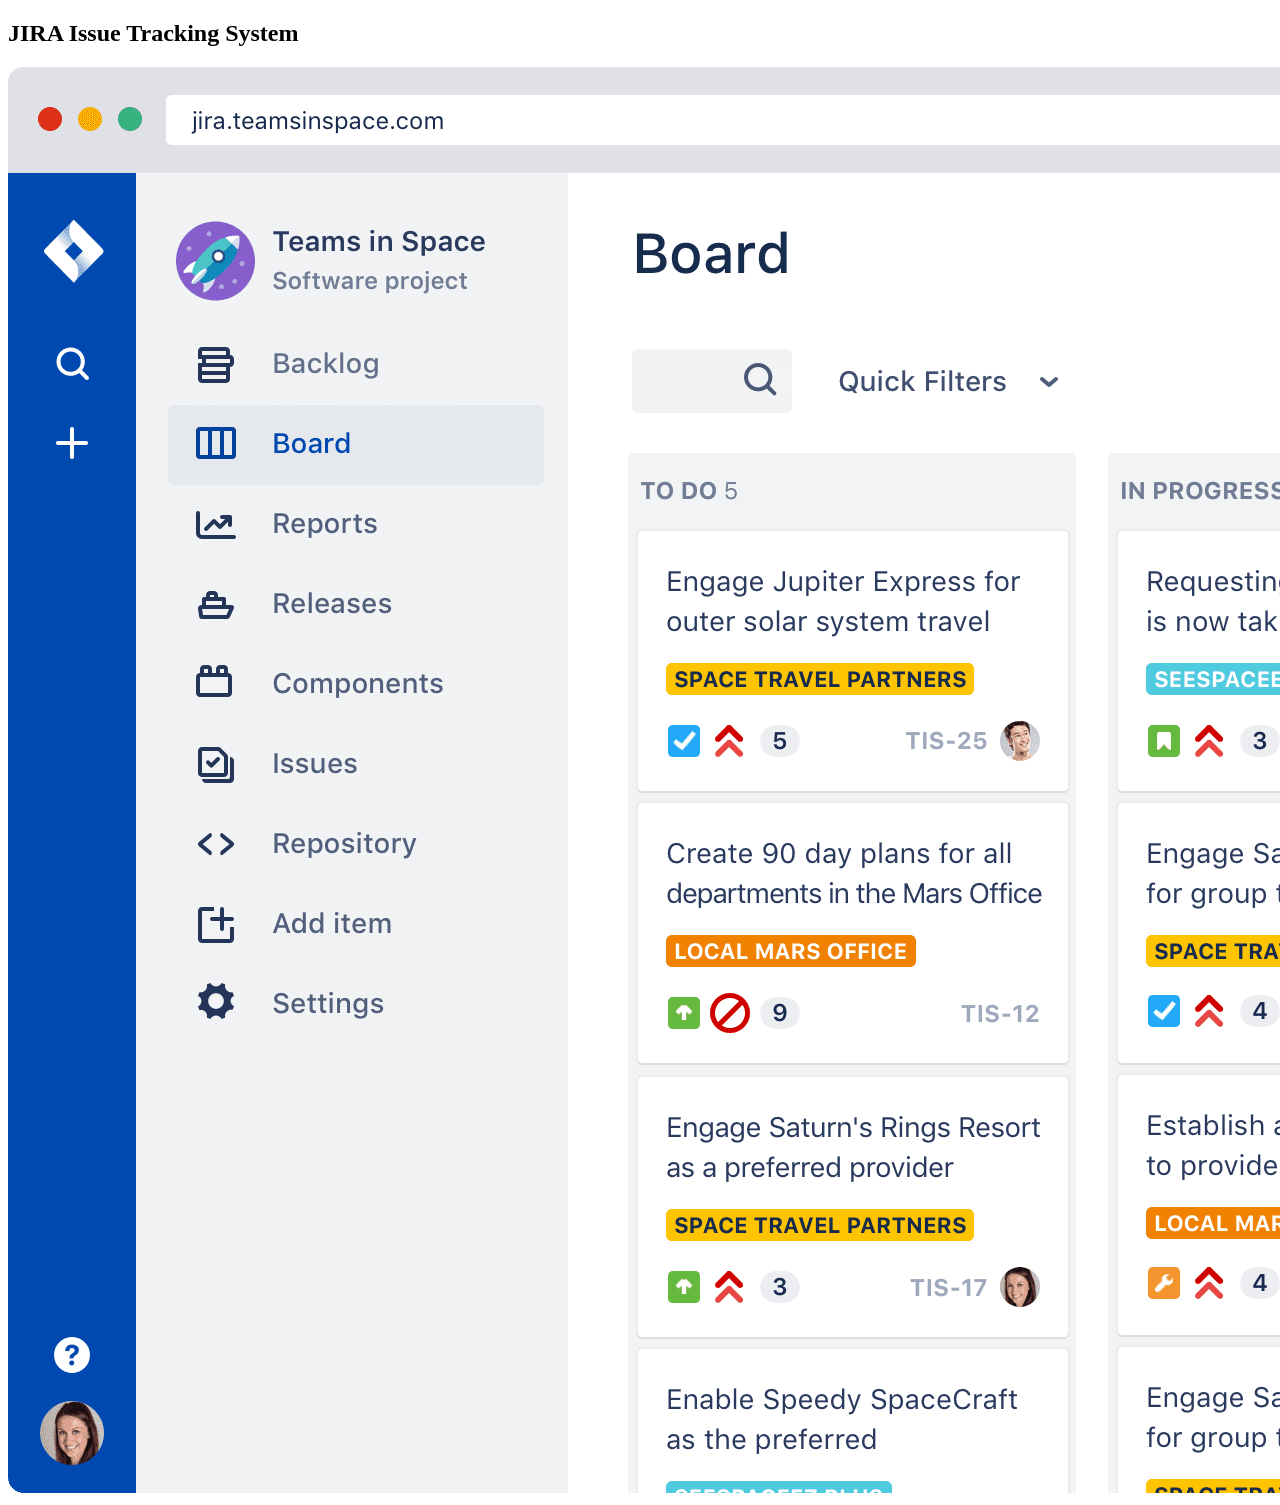
<file: src/main/resources/templates/admin/index.html>
<!DOCTYPE html>
<html lang="en" xmlns:th="http://www.thymeleaf.org" th:replace="~{fragments/layout :: layout (~{::body},'home')}">
<head>
    <meta charset="UTF-8"/>
    <title>JIRA Issue Tracking System | IBM Client</title>
</head>
<body>
<h2 th:text="#{welcomemsg}">JIRA Issue Tracking System</h2>

<div class="row">
    <div class="col-md-12">
        <img class="img-responsive" src="../../static/resources/images/jira.png" th:src="@{/resources/images/jira.png}"/>
    </div>
</div>

</body>
</html>
</file>
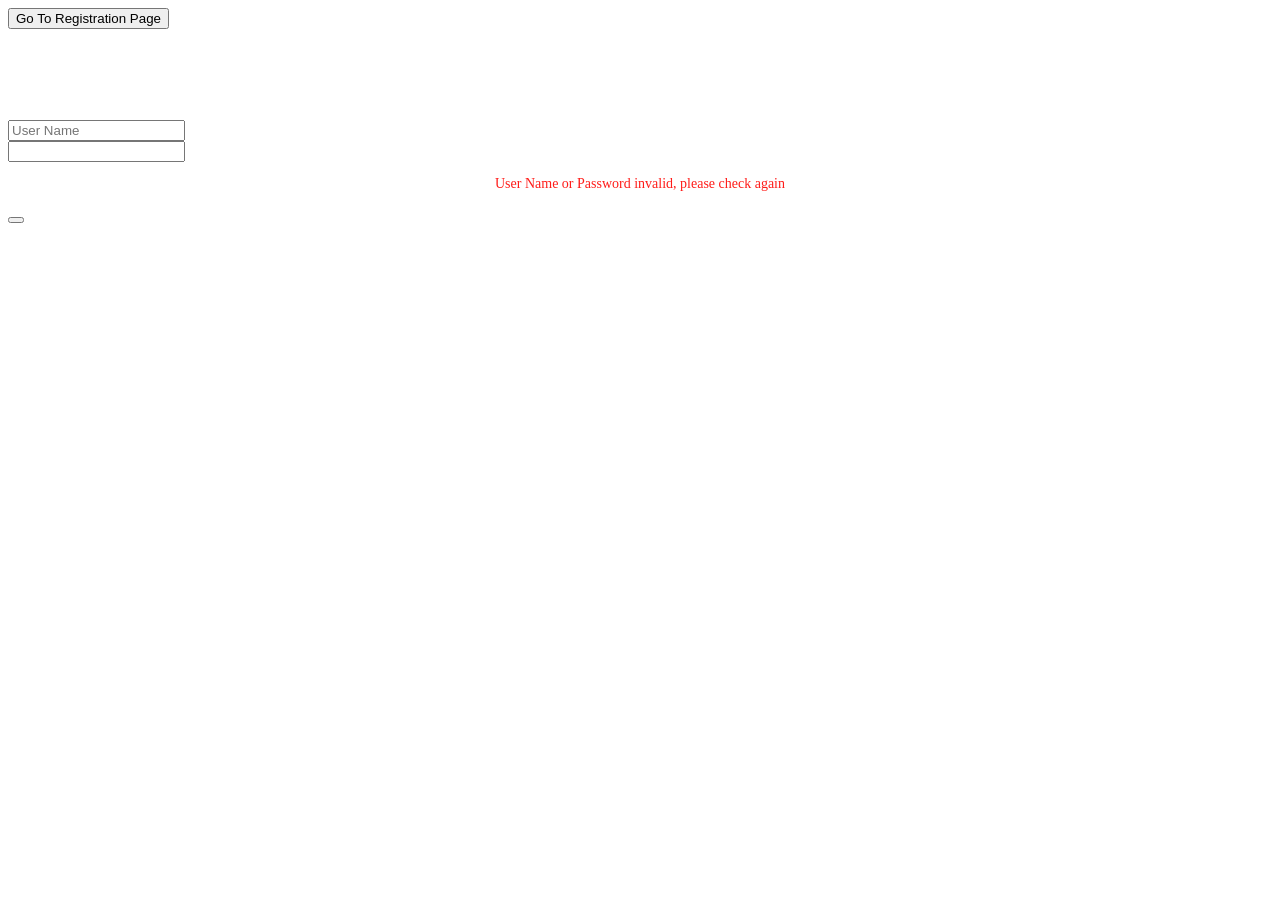
<file: src/main/resources/templates/login.html>
<!DOCTYPE html>
<html xmlns="http://www.w3.org/1999/xhtml"
      xmlns:th="http://www.thymeleaf.org">

<head>
    <title>JIRA | Login Form</title>
</head>

<body>
<form th:action="@{/registration}" method="get">
    <button class="btn btn-md btn-warning btn-block" type="Submit">Go To Registration Page</button>
</form>

<div class="container">
    <br/><br/><br/>
    <form th:action="@{/login}" method="POST" class="form-signin">
        <h3 class="form-signin-heading" th:text="Welcome"></h3>
        <br/>

        <input type="text" id="user_name" name="user_name" placeholder="User Name"
               class="form-control"/> <br/>
        <input type="password" th:placeholder="Password"
               id="password" name="password" class="form-control"/> <br/>

        <div align="center" th:if="${param.error}">
            <p style="font-size: 14px; color: #FF1C19;">User Name or Password invalid, please check again</p>
        </div>
        <button class="btn btn-lg btn-primary btn-block" name="Submit" value="Login" type="Submit"
                th:text="Login"></button>
    </form>
</div>
</body>
</html>
</file>
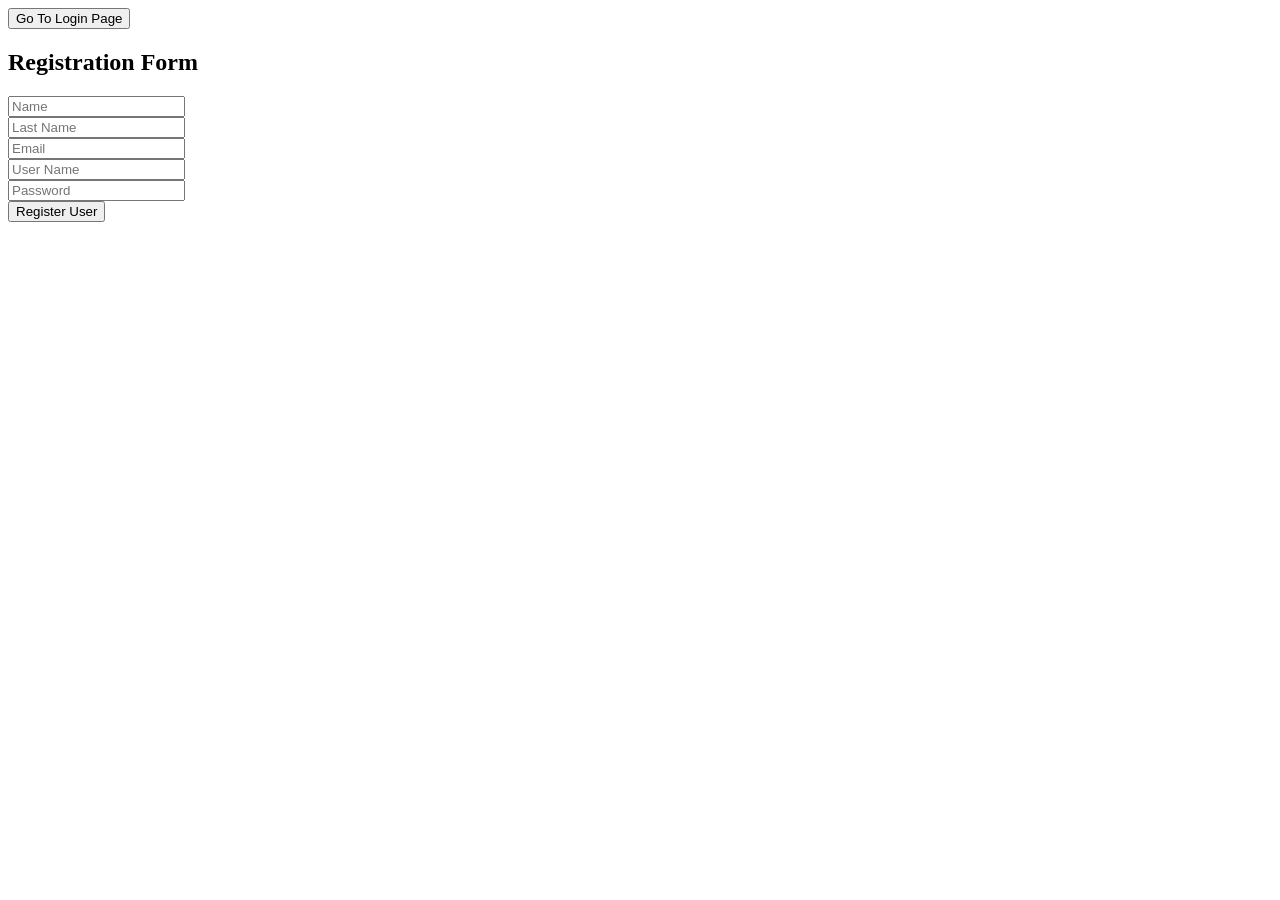
<file: src/main/resources/templates/registration.html>
<!DOCTYPE html>
<html lang="en" xmlns="http://www.w3.org/1999/xhtml"
      xmlns:th="http://www.thymeleaf.org">
<head>
    <title>JIRA | Signup Form</title>
</head>
<body>
<form th:action="@{/}" method="get">
    <button class="btn btn-md btn-warning btn-block" type="Submit">Go To Login Page</button>
</form>

<div class="container">
    <div class="row">
        <div class="col-md-6 col-md-offset-3">
            <form autocomplete="off" action="#" th:action="@{/registration}"
                  th:object="${user}" method="post" class="form-horizontal"
                  role="form">
                <h2>Registration Form</h2>
                <div class="form-group">
                    <div class="col-sm-9">
                        <label th:if="${#fields.hasErrors('name')}" th:errors="*{name}"
                               class="validation-message"></label>
                        <input type="text" th:field="*{name}" placeholder="Name"
                               class="form-control"/>
                    </div>
                </div>

                <div class="form-group">
                    <div class="col-sm-9">
                        <label th:if="${#fields.hasErrors('lastName')}" th:errors="*{lastName}"
                               class="validation-message"></label>
                        <input type="text" th:field="*{lastName}"
                               placeholder="Last Name" class="form-control"/>
                    </div>
                </div>
                <div class="form-group">
                    <div class="col-sm-9">
                        <input type="text" th:field="*{email}" placeholder="Email"
                               class="form-control"/> <label
                            th:if="${#fields.hasErrors('email')}" th:errors="*{email}"
                            class="validation-message"></label>
                    </div>
                </div>
                <div class="form-group">
                    <div class="col-sm-9">
                        <input type="text" th:field="*{userName}" placeholder="User Name"
                               class="form-control"/> <label
                            th:if="${#fields.hasErrors('userName')}" th:errors="*{userName}"
                            class="validation-message"></label>
                    </div>
                </div>
                <div class="form-group">
                    <div class="col-sm-9">
                        <input type="password" th:field="*{password}"
                               placeholder="Password" class="form-control"/> <label
                            th:if="${#fields.hasErrors('password')}" th:errors="*{password}"
                            class="validation-message"></label>
                    </div>
                </div>

                <div class="form-group">
                    <div class="col-sm-9">
                        <button type="submit" class="btn btn-primary btn-block">Register User</button>
                    </div>
                </div>

                <h2><span class="text-success" th:utext="${successMessage}"></span></h2>

            </form>
        </div>
    </div>
</div>

</body>
</html>
</file>
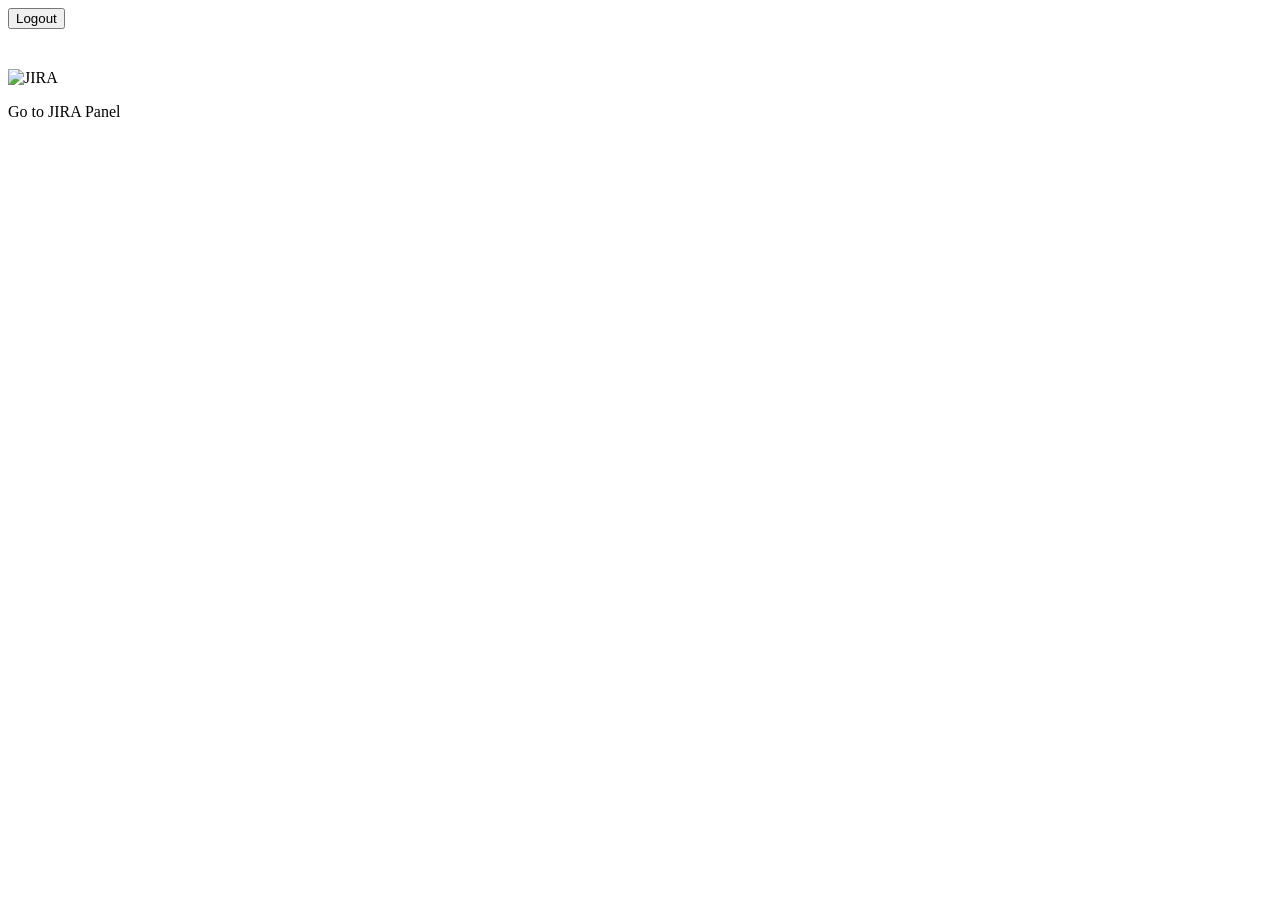
<file: src/main/resources/templates/admin/home.html>
<!DOCTYPE html>
<html xmlns="http://www.w3.org/1999/xhtml"
      xmlns:th="http://www.thymeleaf.org">

<head>
    <title>JIRA Admin Page</title>
</head>

<body>
<div class="container">

    <form th:action="@{/logout}" method="get">
        <button class="btn btn-md btn-danger btn-block" name="registration"
                type="Submit">Logout
        </button>
    </form>

    <div class="panel-group" style="margin-top:40px">
        <div class="panel panel-primary">
            <div class="panel-heading">
                <span th:utext="${userName}"></span>
            </div>
            <div class="panel-body">
                <img th:src="@{/static/resources/images/jira.png}" class="img-responsive center-block" width="400"
                     height="400"
                     alt="JIRA"/>
            </div>
            <p class="admin-message-text text-center" th:utext="${adminMessage}"></p>

            <a th:href="@{/index.html}">Go to JIRA Panel</a>
        </div>
    </div>

</div>
</body>
</html>
</file>
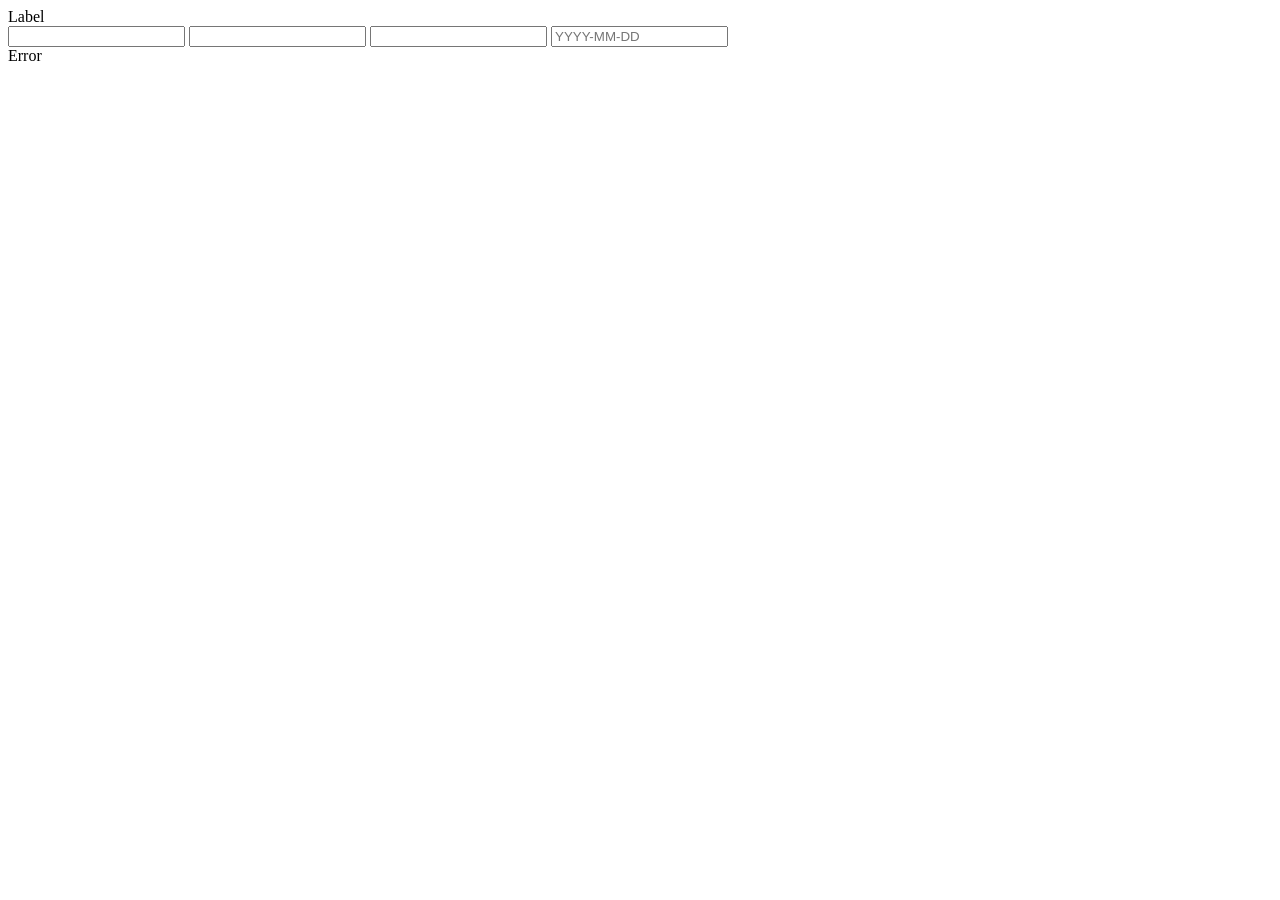
<file: src/main/resources/templates/fragments/inputField.html>
<html xmlns:th="http://www.w3.org/1999/xhtml">
<body>
<form>
    <th:block th:fragment="input (label, name, type)">
        <div th:with="valid=${!#fields.hasErrors(name)}"
             th:class="${'form-group' + (valid ? '' : ' has-error')}"
             class="form-group">
            <label class="col-sm-2 control-label" th:text="${label}">Label</label>
            <div class="col-sm-10">
                <div th:switch="${type}">
                    <input th:case="'text'" class="form-control" type="text" th:field="*{__${name}__}"/>
                    <input th:case="'number'" class="form-control" type="text" th:field="*{__${name}__}"
                           pattern="^[1-9]\d*$"/>
                    <input th:case="'monetory'" class="form-control" type="text" th:field="*{__${name}__}"
                           pattern="[0-9]+(\.[0-9][0-9]?)?"/>

                    <input th:case="'date'" class="form-control" type="text" th:field="*{__${name}__}"
                           placeholder="YYYY-MM-DD" title="Enter a date in this format: YYYY-MM-DD"
                           pattern="(?:19|20)[0-9]{2}-(?:(?:0[1-9]|1[0-2])-(?:0[1-9]|1[0-9]|2[0-9])|(?:(?!02)(?:0[1-9]|1[0-2])-(?:30))|(?:(?:0[13578]|1[02])-31))"/>
                </div>
                <span th:if="${valid}"
                      class="glyphicon glyphicon-ok form-control-feedback"
                      aria-hidden="true"></span>
                <th:block th:if="${!valid}">
            <span
                    class="glyphicon glyphicon-remove form-control-feedback"
                    aria-hidden="true"></span>
                    <span class="help-inline" th:errors="*{__${name}__}">Error</span>
                </th:block>
            </div>
        </div>
    </th:block>
</form>
</body>
</html>
</file>
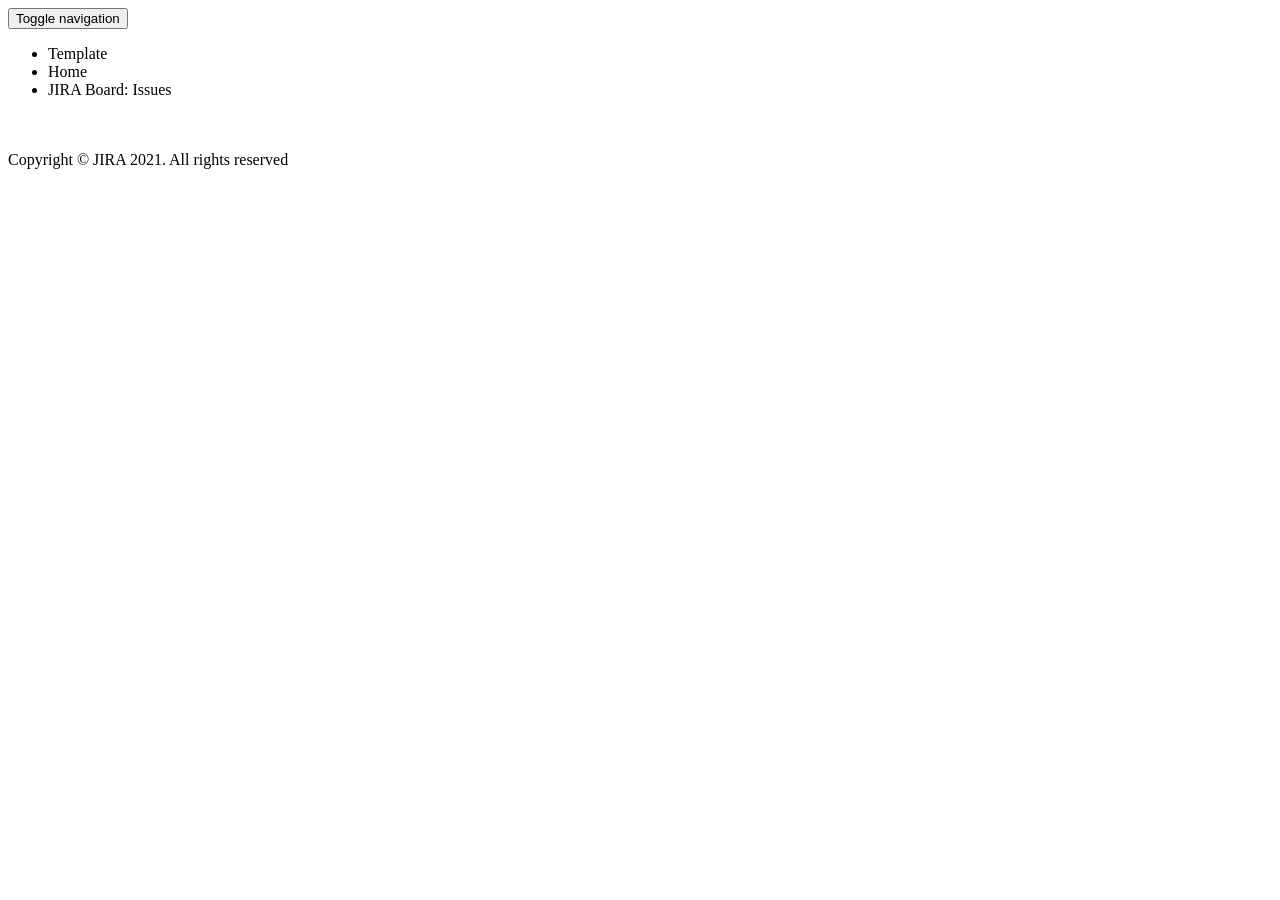
<file: src/main/resources/templates/fragments/layout.html>
<!doctype html>
<html th:fragment="layout (template, menu)" xmlns:th="http://www.w3.org/1999/xhtml">
<head>
    <meta http-equiv="Content-Type" content="text/html; charset=UTF-8"/>
    <meta charset="utf-8">
    <meta http-equiv="X-UA-Compatible" content="IE=edge">
    <meta name="viewport" content="width=device-width, initial-scale=1">

    <link rel="shortcut icon" type="image/x-icon" th:href="@{/resources/images/favicon.png}">

    <title>JIRA Issue Tracking System</title>

    <!--[if lt IE 9]>
    <script src="https://oss.maxcdn.com/html5shiv/3.7.2/html5shiv.min.js"></script>
    <script src="https://oss.maxcdn.com/respond/1.4.2/respond.min.js"></script>
    <![endif]-->

    <link rel="stylesheet" th:href="@{/resources/css/jira.css}"/>
</head>

<body>

<nav class="navbar navbar-default" role="navigation">
    <div class="container">
        <div class="navbar-header">
            <a class="navbar-brand" th:href="@{/}"><span></span></a>
            <button type="button" class="navbar-toggle" data-toggle="collapse" data-target="#main-navbar">
                <span class="sr-only"><os-p>Toggle navigation</os-p></span>
                <span class="icon-bar"></span>
                <span class="icon-bar"></span>
                <span class="icon-bar"></span>
            </button>
        </div>
        <div class="navbar-collapse collapse" id="main-navbar">
            <ul class="nav navbar-nav navbar-right">

                <li th:fragment="menuItem (path,active,title,glyph,text)" class="active"
                    th:class="${active==menu ? 'active' : ''}">
                    <a th:href="@{__${path}__}" th:title="${title}">
                        <span th:class="'glyphicon  glyphicon-'+${glyph}" class="glyphicon glyphicon-home"
                              aria-hidden="true"></span>
                        <span th:text="${text}">Template</span>
                    </a>
                </li>

                <li th:replace="::menuItem ('/','home','home page','home','Home')">
                    <span class="glyphicon glyphicon-home" aria-hidden="true"></span>
                    <span>Home</span>
                </li>

                <li th:replace="::menuItem ('/issues/find','board','board','th-list','JIRA Board')">
                    <span class="glyphicon glyphicon glyphicon-search" aria-hidden="true"></span>
                    <span>JIRA Board: Issues</span>
                </li>
            </ul>
        </div>
    </div>
</nav>
<div class="container-fluid">
    <div class="container xd-container">

        <th:block th:include="${template}"/>

        <br/>
        <br/>
        <div class="container">
            <div class="row">
                <div class="col-12 text-center">Copyright © JIRA 2021. All rights reserved</div>
            </div>
        </div>
    </div>
</div>

<script th:src="@{/webjars/jquery/jquery.min.js}"></script>
<script th:src="@{/webjars/jquery-ui/jquery-ui.min.js}"></script>
<script th:src="@{/webjars/bootstrap/js/bootstrap.min.js}"></script>

</body>

</html>
</file>
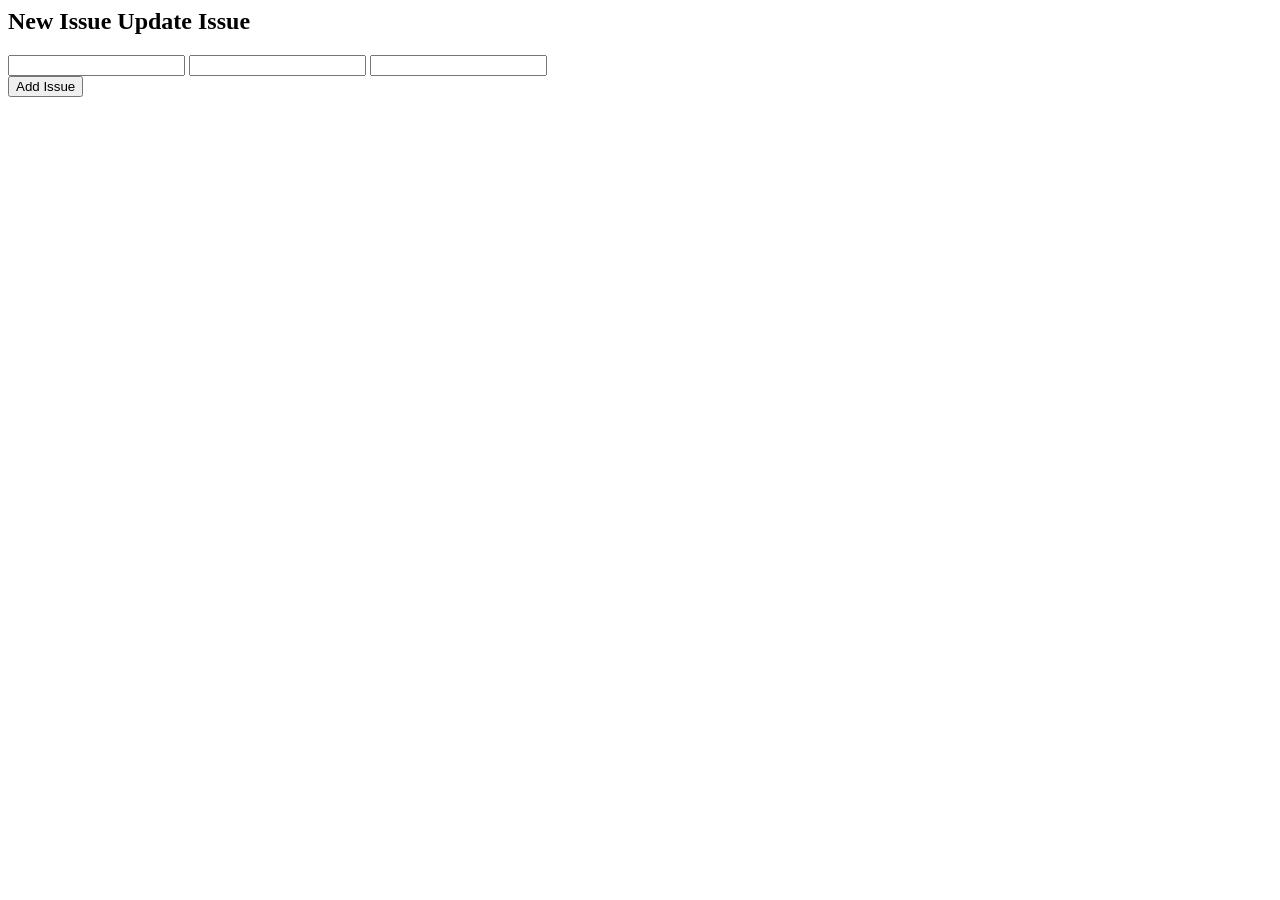
<file: src/main/resources/templates/issues/createIssue.html>
<html xmlns:th="http://www.thymeleaf.org"
      th:replace="~{fragments/layout :: layout (~{::body},'issues')}">

<body>

<h2>
    <th:block th:if="${issue['new']}">New Issue</th:block>
    Update Issue
</h2>
<form th:object="${issue}" class="form-horizontal" id="add-issue-form" method="post">
    <div class="form-group has-feedback">

        <input
                th:replace="~{fragments/inputField :: input ('Issue Title', 'issueTitle', 'text')}"/>
        <input
                th:replace="~{fragments/selectField :: select ('Issue Type', 'issueStyle', ${T(com.jira.ibm.web.model.IssueStyleEnum).values()})}"/>
        <input
                th:replace="~{fragments/inputField :: input ('Description', 'description', 'text')}"/>
    </div>
    <div class="form-group">
        <div class="col-sm-offset-2 col-sm-10">
            <button
                    th:with="text=${issue['new']} ? 'Add Issue' : 'Update Issue'"
                    class="btn btn-default" type="submit" th:text="${text}">Add Issue
            </button>
        </div>
    </div>
</form>
</body>
</html>
</file>
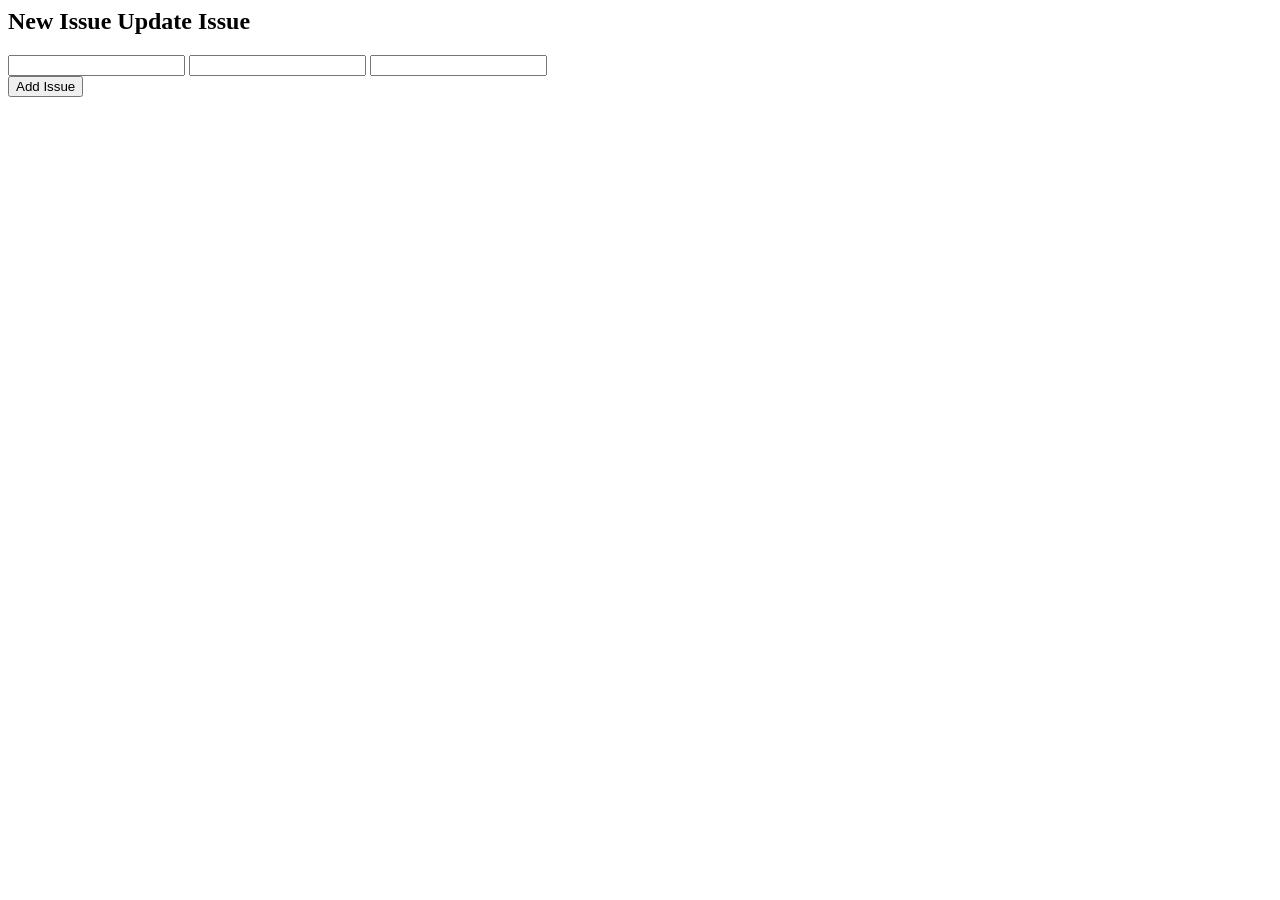
<file: src/main/resources/templates/issues/createOrUpdateIssue.html>
<html xmlns:th="http://www.thymeleaf.org"
      th:replace="~{fragments/layout :: layout (~{::body},'issues')}">

<body>

<h2>
    <th:block th:if="${issue['new']}">New Issue</th:block>
    Update Issue
</h2>
<form th:object="${issue}" class="form-horizontal" id="add-issue-form" method="post">
    <div class="form-group has-feedback">
        <input type="hidden" th:field="*{id}"/>
        <input type="hidden" th:field="*{createdDate}"/>
        <input type="hidden" th:field="*{version}"/>
        <input
                th:replace="~{fragments/inputField :: input ('Issue Title', 'issueTitle', 'text')}"/>
        <input
                th:replace="~{fragments/selectField :: select ('Issue Type', 'issueStyle', ${T(com.jira.ibm.web.model.IssueStyleEnum).values()})}"/>
        <input
                th:replace="~{fragments/inputField :: input ('Description', 'description', 'text')}"/>
    </div>
    <div class="form-group">
        <div class="col-sm-offset-2 col-sm-10">
            <button
                    th:with="text=${issue['new']} ? 'Add Issue' : 'Update Issue'"
                    class="btn btn-default" type="submit" th:text="${text}">Add
                Issue
            </button>
        </div>
    </div>
</form>
</body>
</html>
</file>
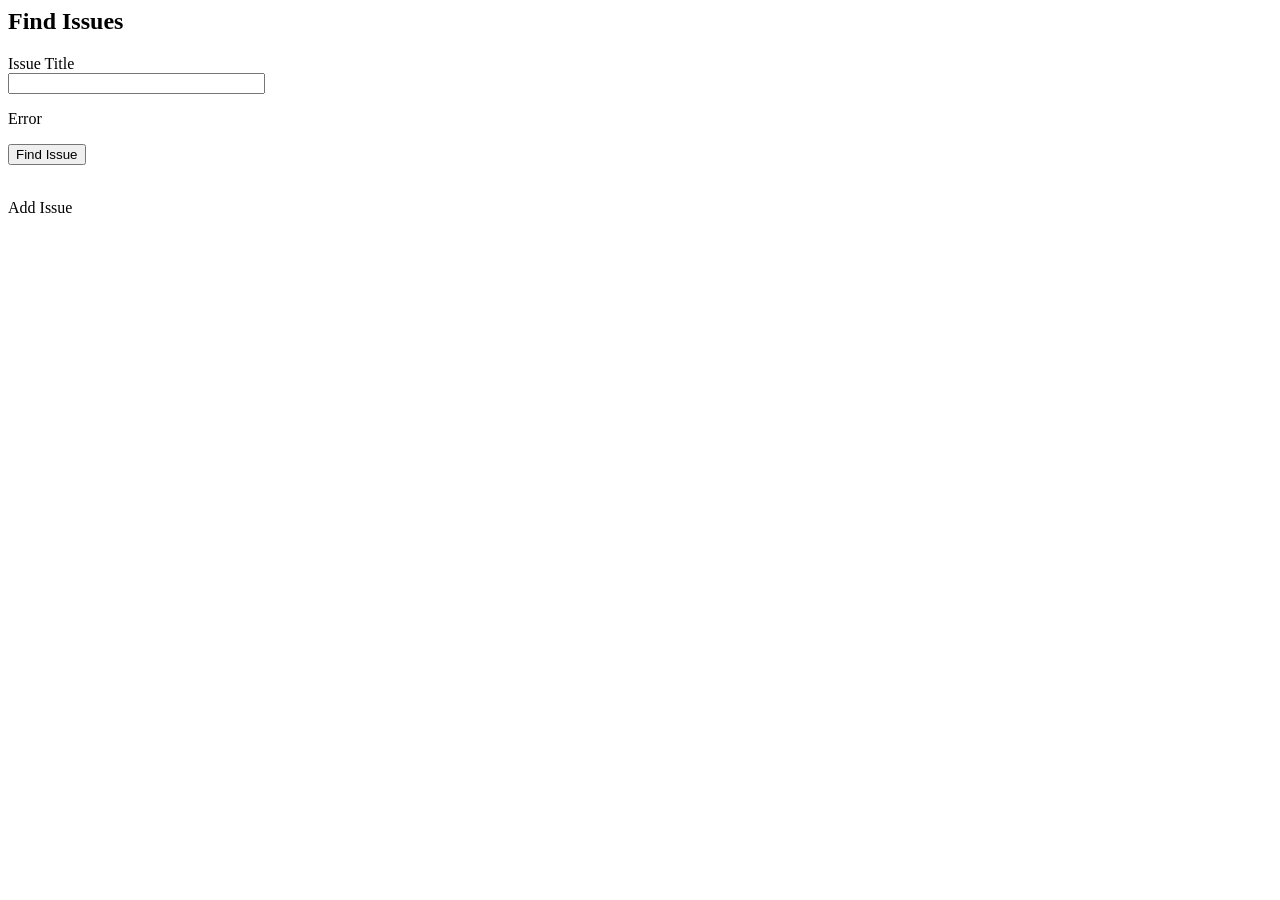
<file: src/main/resources/templates/issues/findIssues.html>
<html xmlns:th="http://www.thymeleaf.org"
      th:replace="~{fragments/layout :: layout (~{::body},'issues')}">

<body>

<h2>Find Issues</h2>

<form th:object="${issue}" th:action="@{/issues}" method="get"
      class="form-horizontal" id="search-owner-form">
    <div class="form-group">
        <div class="control-group" id="lastNameGroup">
            <label class="col-sm-2 control-label">Issue Title </label>
            <div class="col-sm-10">
                <input class="form-control" th:field="*{issueTitle}" size="30"
                       maxlength="80"/> <span class="help-inline"><div
                    th:if="${#fields.hasAnyErrors()}">
              <p th:each="err : ${#fields.allErrors()}" th:text="${err}">Error</p>
            </div></span>
            </div>
        </div>
    </div>
    <div class="form-group">
        <div class="col-sm-offset-2 col-sm-10">
            <button type="submit" class="btn btn-default">Find Issue</button>
        </div>
    </div>

</form>

<br/>
<a class="btn btn-default" th:href="@{/issues/new}">Add Issue</a>

</body>
</html>
</file>
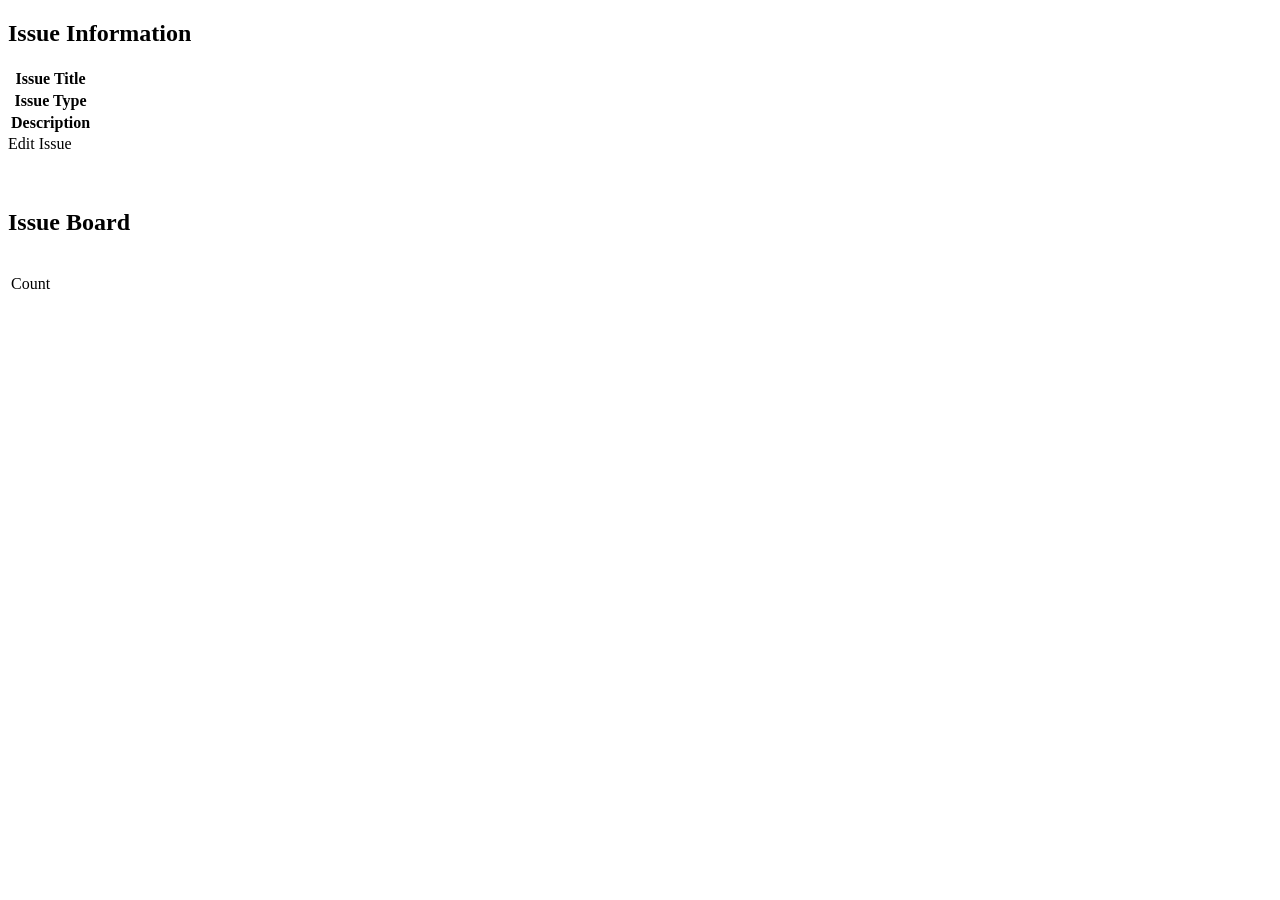
<file: src/main/resources/templates/issues/issueDetails.html>
<!DOCTYPE html>

<html xmlns:th="http://www.thymeleaf.org"
      th:replace="~{fragments/layout :: layout (~{::body},'issues')}">

<body>


<h2>Issue Information</h2>


<table class="table table-striped" th:object="${issue}">
    <tr>
        <th>Issue Title</th>
        <td><b th:text="*{issueTitle}"></b></td>
    </tr>
    <tr>
        <th>Issue Type</th>
        <td th:text="*{issueStyle}"/>
        </td>
    </tr>
    <tr>
        <th>Description</th>
        <td th:text="*{description}"/>
        </td>
    </tr>
</table>

<a th:href="@{{id}/edit(id=${issue.id})}" class="btn btn-default">Edit
    Issue</a>
<!--<a th:href="@{{id}/issues/new(id=${issue.id})}" class="btn btn-default">Delete-->
<!--    Issue</a>-->

<br/>
<br/>
<br/>
<h2>Issue Board</h2>

<table class="table table-striped">

    <tr th:each="issueBoard : ${issue.issueBoard}">
        <td valign="top">
            <dl class="dl-horizontal">
                <dt>Count</dt>
                <dd th:text="${issueBoard.quantity}"/>
                </dd>
            </dl>
    </tr>
</table>

</body>

</html>
</file>
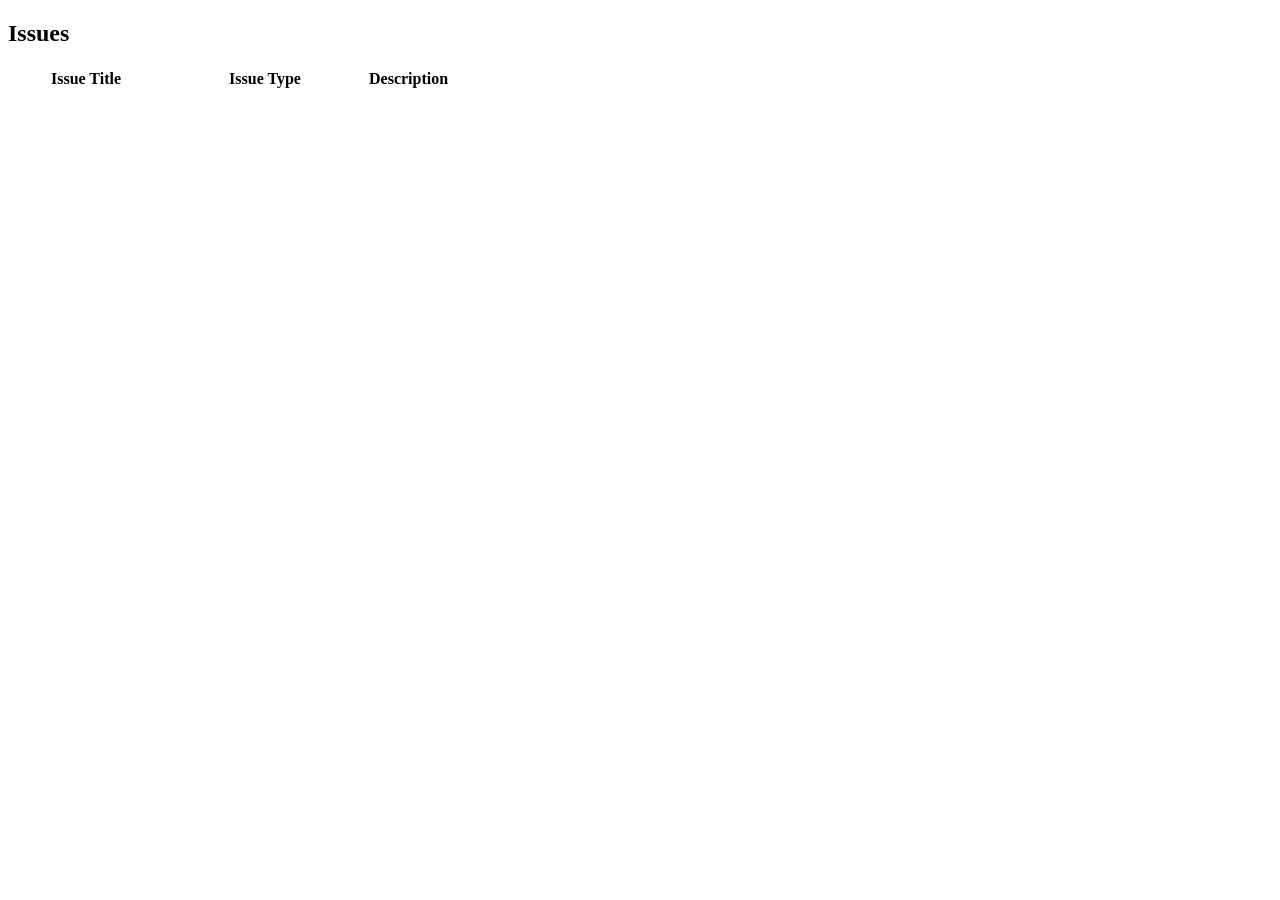
<file: src/main/resources/templates/issues/issueList.html>
<!DOCTYPE html>
<html xmlns:th="http://www.thymeleaf.org" th:replace="~{fragments/layout :: layout (~{::body},'issues')}">
<body>
<h2>Issues</h2>
<table id="vets" class="table table-striped">
    <thead>
    <tr>
        <th style="width: 150px;">Issue Title</th>
        <th style="width: 200px;">Issue Type</th>
        <th>Description</th>
    </tr>
    </thead>
    <tbody>
    <tr th:each="issue : ${selections}">
        <td>
            <a th:href="@{/issues/__${issue.id}__}" th:text="${issue.issueTitle}"/></a>
        </td>
        <td th:text="${issue.issueStyle}"/>
        <td th:text="${issue.description}"/>
    </tr>
    </tbody>
</table>

</body>
</html>
</file>
